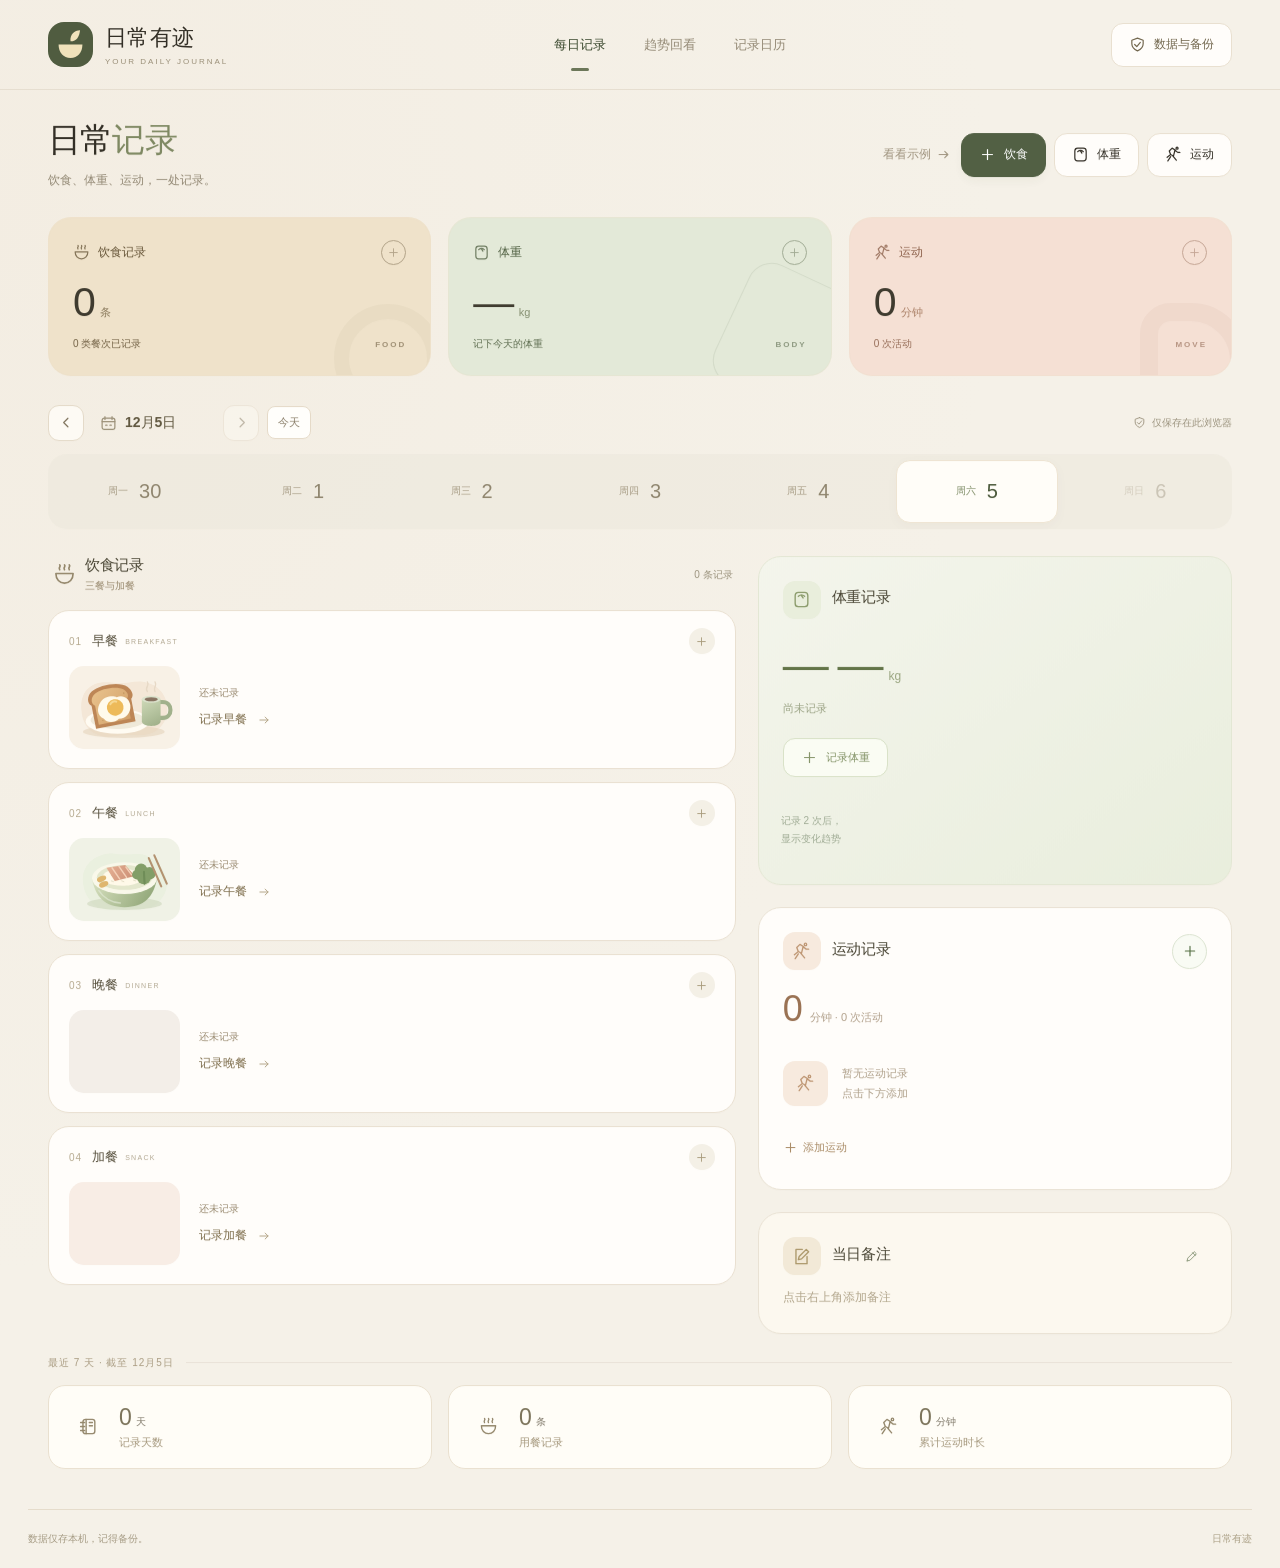
<file: index.html>
<!doctype html>
<html lang="zh-CN">
<head>
  <meta charset="utf-8">
  <meta name="viewport" content="width=device-width, initial-scale=1, viewport-fit=cover">
  <meta name="theme-color" content="#f5f1e8">
  <meta name="description" content="轻松记录每天的饮食、体重和运动，回看自己的生活节奏。数据保存在当前浏览器，支持导出备份。">
  <meta name="color-scheme" content="light">
  <meta name="format-detection" content="telephone=no">
  <title>日常有迹 · 饮食、体重与运动记录</title>
  <link rel="icon" type="image/svg+xml" href="data:image/svg+xml,%3Csvg xmlns='http://www.w3.org/2000/svg' viewBox='0 0 64 64'%3E%3Crect width='64' height='64' rx='20' fill='%232b5547'/%3E%3Cpath d='M15 31h34c0 12-6 20-17 20S15 43 15 31' fill='%23e3efad'/%3E%3Cpath d='M32 27c-2-12 6-17 14-17-1 10-5 17-14 17' fill='%23e3efad'/%3E%3C/svg%3E">
  <link rel="stylesheet" href="./styles.css?v=20261030.5">
  <link rel="stylesheet" href="./mobile.css?v=20261030.5">
  <script src="./core.js?v=20261030.5" defer></script>
  <script src="./app.js?v=20261030.5" defer></script>
  <script src="./mobile.js?v=20261030.5" defer></script>
</head>
<body>
  <a class="skip-link" href="#main">跳到主要内容</a>
  <header class="site-header">
    <a class="brand" href="#today" aria-label="日常有迹首页">
      <span class="brand-mark" aria-hidden="true"><svg viewBox="0 0 44 44"><path d="M7 22h30c0 10-6 17-15 17S7 32 7 22Z"/><path d="M22 18c-1-9 5-14 12-14-1 8-4 14-12 14Z"/></svg></span>
      <span>日常有迹<small>YOUR DAILY JOURNAL</small></span>
    </a>
    <nav class="desktop-nav" aria-label="主导航">
      <a href="#today" data-view="today">每日记录</a>
      <a href="#trends" data-view="trends">趋势回看</a>
      <a href="#history" data-view="history">记录日历</a>
    </nav>
    <button class="button header-data" type="button" data-action="data"><span data-icon="shield"></span><span>数据与备份</span></button>
  </header>
  <div id="demo-banner" class="demo-banner" hidden>示例模式 · 不影响个人记录<button type="button" data-action="exit-demo">退出示例 <span aria-hidden="true">↗</span></button></div>
  <main id="main" class="main-shell" tabindex="-1"></main>
  <footer class="site-footer"><span>数据仅存本机，记得备份。</span><span>日常有迹</span></footer>
  <nav class="mobile-nav" aria-label="手机导航">
    <a href="#today" data-view="today"><span data-icon="journal"></span>记录</a>
    <a href="#trends" data-view="trends"><span data-icon="chart"></span>趋势</a>
    <a href="#history" data-view="history"><span data-icon="calendar"></span>日历</a>
    <button type="button" data-action="data"><span data-icon="shield"></span>备份</button>
  </nav>
  <dialog id="editor" aria-labelledby="dialog-title"><div id="dialog-content"></div></dialog>
  <div id="toast" class="toast" role="status" aria-live="polite" hidden></div>
  <noscript><p class="noscript">请在浏览器中启用 JavaScript，以使用每日记录功能。</p></noscript>
</body>
</html>
</file>
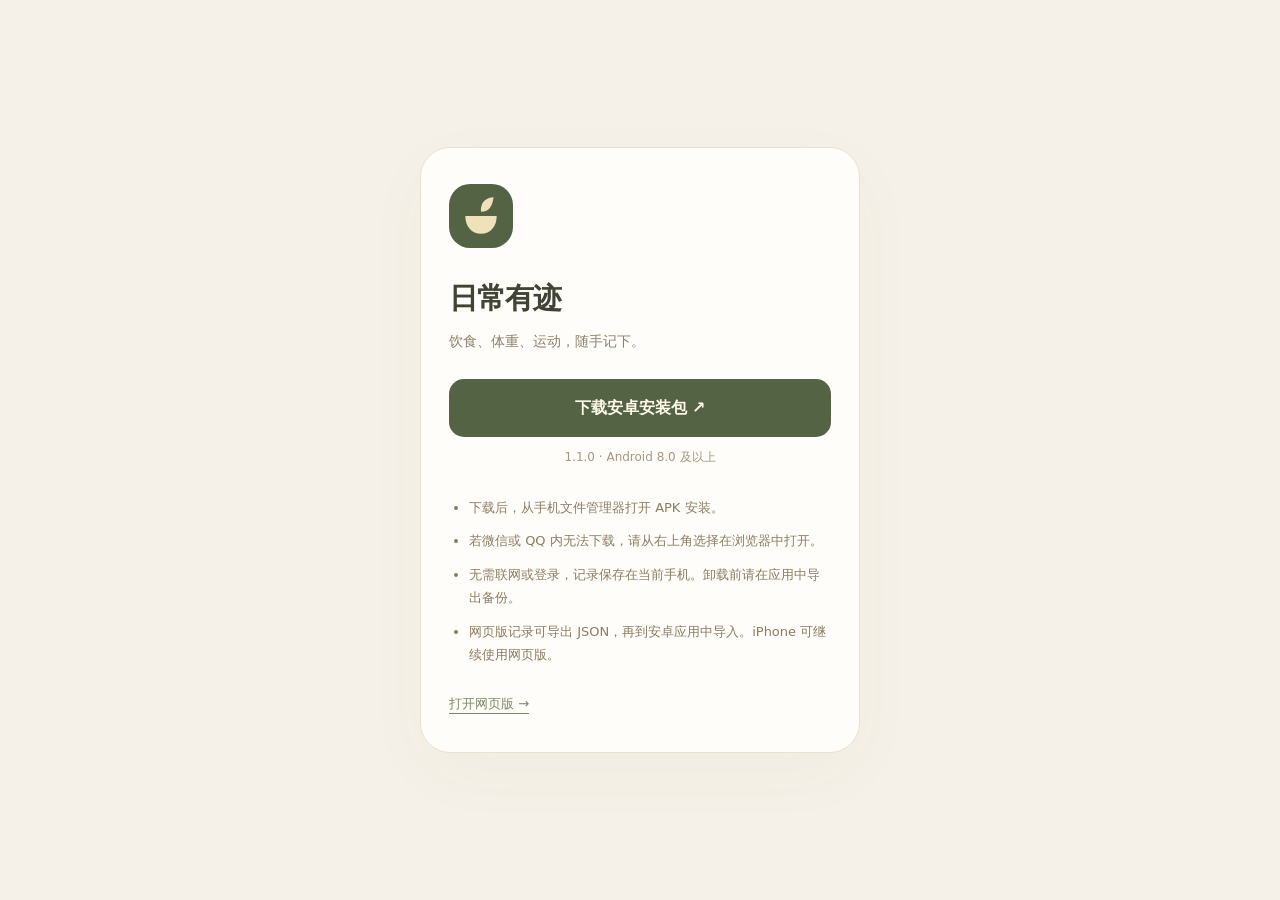
<file: downloads/index.html>
<!doctype html>
<html lang="zh-CN"><head><meta charset="utf-8"><meta name="viewport" content="width=device-width,initial-scale=1"><meta name="theme-color" content="#f5f1e8"><title>日常有迹 · 安卓下载</title><style>
*{box-sizing:border-box}body{margin:0;background:#f5f1e8;color:#3f4434;font:16px/1.8 system-ui,-apple-system,"Microsoft YaHei",sans-serif;min-height:100vh;display:grid;place-items:center;padding:28px 20px}main{width:100%;max-width:440px;background:#fffdfa;border:1px solid #e8e1d2;border-radius:30px;padding:36px 28px;box-shadow:0 20px 70px #76634608}.mark{display:grid;place-items:center;background:#536344;color:#efe2bb;width:64px;height:64px;border-radius:21px;margin-bottom:24px}svg{width:46px;height:46px;fill:currentColor}h1{font-size:29px;letter-spacing:-1px;margin:0 0 5px}p{margin:0 0 24px;color:#8b806a;font-size:14px}.download{display:block;padding:15px;text-align:center;background:#536344;color:#fff9e9;border-radius:15px;text-decoration:none;font-weight:600;transition:transform .15s}.download:active{transform:scale(.98)}small{display:block;text-align:center;color:#a49880;font-size:12px;margin:10px 0 27px}ul{padding-left:20px;color:#8a7c62;font-size:13px;margin:0}li+li{margin-top:10px}.web{display:block;color:#7b8964;margin-top:26px;text-underline-offset:5px;font-size:13px}a:focus-visible{outline:3px solid #bdc8a4;outline-offset:4px}
</style></head><body><main><div class="mark" aria-hidden="true"><svg viewBox="0 0 44 44"><path d="M7 22h30c0 10-6 17-15 17S7 32 7 22Z"/><path d="M22 18c-1-9 5-14 12-14-1 8-4 14-12 14Z"/></svg></div><h1>日常有迹</h1><p>饮食、体重、运动，随手记下。</p><a class="download" href="./daily-traces-1.1.0.apk" download>下载安卓安装包 ↗</a><small>1.1.0 · Android 8.0 及以上</small><ul><li>下载后，从手机文件管理器打开 APK 安装。</li><li>若微信或 QQ 内无法下载，请从右上角选择在浏览器中打开。</li><li>无需联网或登录，记录保存在当前手机。卸载前请在应用中导出备份。</li><li>网页版记录可导出 JSON，再到安卓应用中导入。iPhone 可继续使用网页版。</li></ul><a class="web" href="../#today">打开网页版 →</a></main></body></html>
</file>
<file: styles.css>
:root{--bg:#f7f8f2;--paper:#fff;--ink:#223a31;--muted:#7a847b;--line:#e8ece3;--green:#2b5547;--green-light:#eaf0df;--lime:#e4efb8;--orange:#d47c51;--peach:#faf0e7;--radius:24px;--shadow:0 8px 35px #263d2a04;font-family:"Segoe UI","PingFang SC","Microsoft YaHei",sans-serif;color:var(--ink);background:var(--bg);font-synthesis:none}
*{box-sizing:border-box}body{margin:0}button,input,textarea,select{font:inherit}button,a,input,select,textarea{-webkit-tap-highlight-color:transparent}button,a{touch-action:manipulation}button{cursor:pointer}button:disabled{cursor:default;opacity:.45}a{color:inherit;text-decoration:none}button{color:inherit}button:focus-visible,a:focus-visible,input:focus-visible,textarea:focus-visible,select:focus-visible,summary:focus-visible{outline:3px solid #93b875;outline-offset:4px}button svg,a svg{pointer-events:none}svg{display:block}button:disabled:hover{transform:none}[hidden]{display:none!important}.icon{width:20px;height:20px;fill:none;stroke:currentColor;stroke-width:1.7;stroke-linecap:round;stroke-linejoin:round;flex-shrink:0}.skip-link{position:fixed;top:10px;left:15px;z-index:20;padding:12px;background:#fff;transform:translateY(-150%)}.skip-link:focus{transform:none}.site-header{height:104px;max-width:1320px;margin:auto;display:flex;align-items:center;justify-content:space-between;padding:0 48px;gap:32px;border-bottom:1px solid var(--line)}.brand{display:flex;align-items:center;gap:12px;font-size:21px;font-weight:700;letter-spacing:1px}.brand-mark{width:45px;height:45px;display:grid;place-items:center;background:var(--green);border-radius:15px;color:var(--lime)}.brand-mark svg{width:35px;fill:currentColor}.brand small{display:block;margin-top:4px;font-size:8px;letter-spacing:2px;font-weight:500;color:var(--muted)}.desktop-nav{display:flex;align-self:stretch;gap:36px}.desktop-nav a{display:flex;align-items:center;position:relative;color:var(--muted);font-size:13px;font-weight:600}.desktop-nav a.active{color:var(--green)}.desktop-nav a.active:after{content:"";height:3px;width:24px;position:absolute;bottom:22px;left:calc(50% - 12px);border-radius:5px;background:var(--green)}.button{display:inline-flex;gap:8px;align-items:center;justify-content:center;min-height:44px;padding:0 17px;border:1px solid var(--line);background:var(--paper);border-radius:12px;font-size:12px;font-weight:600;transition:background .15s,transform .15s}.button:hover{background:#f0f3e9;transform:translateY(-1px)}.button.primary{border-color:var(--green);color:white;background:var(--green)}.button.primary:hover{background:#1d4335}.button.soft{border-color:transparent;background:var(--green-light)}.button.danger{color:#a44b3f;background:#fff4ef;border-color:#efd5cc}.header-data{background:transparent;font-size:12px}.header-data .icon{width:16px;height:16px}.main-shell{max-width:1320px;padding:36px 48px 60px;margin:auto;min-height:calc(100vh - 176px)}.demo-banner{background:#e5edcf;padding:12px 24px;text-align:center;font-size:12px}.demo-banner button{border:0;background:transparent;font-weight:700;margin-left:15px;text-decoration:underline;text-underline-offset:4px;min-height:30px}.demo-banner+main{padding-top:28px}.intro{display:flex;justify-content:space-between;align-items:center;gap:20px;margin-bottom:28px}.eyebrow{display:flex;align-items:center;gap:8px;font-size:10px;letter-spacing:2px;color:var(--muted);font-weight:600;margin:0 0 12px}.eyebrow:before{content:"";width:6px;height:6px;border-radius:50%;background:#88a16c}h1,h2,h3,p{margin-top:0}h1{font-size:clamp(24px,2.8vw,34px);font-weight:650;letter-spacing:-1px;margin-bottom:10px}h1 em{font-style:normal;color:#779466}.intro p:not(.eyebrow){font-size:12px;line-height:1.9;color:var(--muted);margin-bottom:0}.intro-actions{display:flex;gap:10px;flex-shrink:0}.text-button{display:inline-flex;align-items:center;justify-content:center;gap:5px;min-height:36px;padding:5px 0;border:0;background:transparent;font-size:12px;color:var(--green);font-weight:600}.text-button .icon{width:15px;height:15px}.hero{display:grid;grid-template-columns:1fr 290px;border-radius:var(--radius);background:#eaf0df;padding:27px 32px;position:relative;overflow:hidden;margin-bottom:24px;min-height:184px}.hero-copy{z-index:1}.hero .eyebrow{color:#6b805d;margin-bottom:11px}.hero h2{font-size:23px;font-weight:650;letter-spacing:-.6px;margin-bottom:9px}.hero p{color:#748369;font-size:12px;line-height:1.9;margin-bottom:16px}.hero-stats{display:flex;align-items:center;gap:10px;color:#5f7551;font-size:11px}.hero-stats b{font-size:13px;color:#355333}.hero-stats .dot{width:3px;height:3px;background:#9aaa85;border-radius:50%}.hero-art{position:absolute;right:36px;bottom:-14px;width:280px;height:198px}.hero-art svg{width:100%;height:100%}.date-toolbar{display:flex;align-items:center;justify-content:space-between;gap:20px;margin-bottom:17px}.date-control{display:flex;align-items:center;gap:9px}.date-input-wrap{display:flex;align-items:center;gap:8px;padding:0 8px}.date-input-wrap .icon{width:17px;color:#6f806d}.date-input{background:transparent;border:0;color:var(--ink);font-weight:650;font-size:15px;min-height:42px;max-width:160px}.icon-button{width:36px;min-height:36px;display:inline-grid;place-items:center;background:transparent;border:1px solid var(--line);border-radius:11px}.icon-button:hover{background:var(--green-light)}.icon-button .icon{width:17px;height:17px}.today-tag{border:0;background:var(--paper);padding:6px 10px;border-radius:8px;font-size:11px;color:var(--muted);min-height:30px}.local-note{display:flex;align-items:center;gap:6px;font-size:10px;color:var(--muted)}.local-note .icon{width:13px;height:13px}.week-strip{display:grid;grid-template-columns:repeat(7,1fr);gap:8px;margin-bottom:26px}.day-button{position:relative;min-height:68px;background:transparent;border:1px solid var(--line);border-radius:15px;display:flex;align-items:center;justify-content:center;gap:11px;color:var(--muted);transition:background .15s}.day-button:hover{background:var(--green-light)}.day-button.active{background:var(--green);color:white;border-color:var(--green)}.day-button small{font-size:10px}.day-button b{font-size:19px;font-weight:550;font-variant-numeric:tabular-nums}.day-button i{position:absolute;width:4px;height:4px;background:#b2be94;border-radius:50%;bottom:10px}.day-button.active i{background:var(--lime)}.day-button.is-today:not(.active){border-color:#a4b691}.dashboard{display:grid;grid-template-columns:minmax(0,1.5fr) minmax(300px,1fr);gap:24px}.column{display:flex;flex-direction:column;gap:24px;min-width:0}.panel{background:var(--paper);border:1px solid var(--line);border-radius:var(--radius);padding:25px;box-shadow:var(--shadow);min-width:0}.panel-head{display:flex;justify-content:space-between;align-items:center;gap:15px;margin-bottom:24px}.panel-heading{display:flex;align-items:center;gap:11px}.panel-heading h2{font-size:16px;letter-spacing:-.3px;font-weight:650;margin-bottom:4px}.panel-heading p{margin:0;font-size:10px;color:var(--muted)}.section-icon{width:38px;height:38px;border-radius:12px;background:#f0f4e7;color:#718c5d;display:grid;place-items:center}.section-icon.orange{color:#bc805c;background:var(--peach)}.section-icon .icon{width:19px;height:19px}.round-add{border:1px solid var(--line);background:white;width:33px;height:33px;border-radius:50%;display:grid;place-items:center}.round-add:hover{background:var(--green-light)}.round-add .icon{width:16px;height:16px}.meal-section{display:grid;grid-template-columns:44px 1fr;gap:12px;padding-bottom:23px;position:relative}.meal-section:not(:last-child):before{content:"";position:absolute;left:21px;top:40px;bottom:0;border-left:1px dashed #e1e8d9}.meal-badge{display:grid;place-items:center;position:relative;z-index:1;width:44px;height:44px;border-radius:15px;background:#f7f6ec;color:#b79e58}.meal-badge.lunch{background:#eff3e7;color:#89a06c}.meal-badge.dinner{background:#efeff9;color:#9694b5}.meal-badge.snack{background:#faf0e9;color:#c8987d}.meal-badge .icon{width:21px;height:21px}.meal-heading{display:flex;align-items:center;justify-content:space-between;min-height:40px;gap:10px;margin-bottom:5px}.meal-heading h3{font-size:13px;font-weight:650;margin:0}.meal-heading h3 small{font-size:9px;letter-spacing:1px;font-weight:400;color:#9ba497;margin-left:8px}.meal-add{min-height:32px;padding:2px 0;border:0;background:transparent;color:#8c9d7e;font-size:11px;display:flex;align-items:center;gap:3px}.meal-add .icon{width:12px;height:12px}.meal-empty{width:100%;text-align:left;border:1px dashed #e1e7db;background:#fcfdf9;color:#a0aa99;padding:15px;border-radius:12px;font-size:11px;line-height:1.6;min-height:50px}.meal-empty:hover{background:#f4f7ed;border-color:#b2c39b}.meal-entry{background:#f7f9f3;border-radius:13px;padding:14px 15px;display:flex;gap:10px;align-items:flex-start;margin-bottom:8px}.entry-content{min-width:0;flex:1}.entry-title{font-size:12px;line-height:1.8;margin-bottom:6px;white-space:pre-wrap;overflow-wrap:anywhere;font-weight:550}.entry-meta{font-size:10px;color:#8d9885;display:flex;flex-wrap:wrap;gap:6px 12px;line-height:1.7}.entry-actions{display:flex;gap:3px}.tiny-button{width:28px;min-height:28px;display:grid;place-items:center;border:0;border-radius:7px;background:transparent;color:#8d9885}.tiny-button .icon{width:13px;height:13px}.tiny-button:hover{background:#e5ecd9;color:var(--green)}.panel-footnote{padding-top:15px;border-top:1px solid var(--line);font-size:10px;line-height:1.8;color:#98a28f;display:flex;align-items:center;gap:6px}.panel-footnote .icon{width:14px;height:14px}.weight-panel{background:#f0f4e9;border-color:#e7edde;position:relative;overflow:hidden}.weight-panel .panel-head{margin-bottom:20px}.weight-main{display:flex;align-items:baseline;gap:7px;margin:0 0 8px}.weight-number{font-size:46px;line-height:1.1;font-weight:500;letter-spacing:-2px;font-variant-numeric:tabular-nums}.weight-unit{font-size:12px;color:#839575}.weight-comparison{font-size:10px;color:#8a9980;margin-bottom:20px;line-height:1.7}.weight-panel .button{min-height:39px;font-size:11px;background:transparent;border-color:#cbd8bd}.mini-chart{height:70px;margin:18px -2px -5px;position:relative}.mini-chart svg{width:100%;height:100%}.mini-chart-empty{display:flex;align-items:center;height:70px;color:#a1ad96;font-size:10px;line-height:1.8}.activity-summary{display:flex;gap:8px;align-items:baseline;margin-top:-4px;margin-bottom:20px}.activity-summary strong{font-size:32px;font-weight:500;letter-spacing:-1px;font-variant-numeric:tabular-nums}.activity-summary span{color:#9d8f80;font-size:11px}.activity-entry{border-top:1px solid var(--line);padding:15px 0;display:flex;gap:11px}.activity-entry:last-of-type{padding-bottom:0}.activity-icon{width:32px;height:32px;background:var(--peach);color:#be8e6d;display:grid;place-items:center;border-radius:11px;flex-shrink:0}.activity-icon .icon{width:17px;height:17px}.activity-entry .entry-title{font-size:12px;margin-bottom:3px}.activity-empty{padding:17px 0 9px;color:#99a18f;font-size:11px;line-height:1.8;display:flex;align-items:center;gap:14px}.activity-empty .section-icon{width:45px;height:45px}.activity-empty p{margin:0}.note-panel .panel-head{margin-bottom:15px}.daily-note{font-size:12px;line-height:1.9;color:#7e8c76;white-space:pre-wrap;overflow-wrap:anywhere;margin:0}.empty-note{font-size:11px;color:#a1aa9b;line-height:1.8;margin-bottom:0}.section-label{display:flex;align-items:center;gap:12px;color:#8e9b85;font-size:10px;margin:26px 0 15px;letter-spacing:1px}.section-label:after{content:"";height:1px;flex:1;background:var(--line)}.week-overview{display:grid;grid-template-columns:repeat(3,1fr);gap:16px}.overview-card{border:1px solid var(--line);border-radius:18px;padding:18px 20px;display:flex;align-items:center;gap:12px;background:#ffffff80}.overview-card .section-icon{background:transparent}.overview-card b{font-size:21px;font-weight:550;letter-spacing:-.5px}.overview-card b small{font-weight:400;font-size:10px;letter-spacing:0;margin-left:5px;color:var(--muted)}.overview-card p{font-size:10px;margin:4px 0 0;color:var(--muted)}.site-footer{max-width:1224px;margin:0 auto;padding:22px 0;border-top:1px solid var(--line);color:#a4ac9d;font-size:10px;display:flex;justify-content:space-between}.mobile-nav{display:none}.storage-warning{background:#fff0e5;border:1px solid #e8b890;padding:15px 20px;border-radius:15px;margin-bottom:20px;color:#8c5333;font-size:12px;line-height:1.8}.storage-warning button{border:0;background:transparent;text-decoration:underline;color:inherit;min-height:30px}.toast{position:fixed;left:50%;transform:translateX(-50%);bottom:35px;z-index:100;background:#274939;color:white;border-radius:14px;padding:14px 22px;box-shadow:0 10px 40px #17291f22;font-size:12px;max-width:min(90vw,500px);text-align:center;line-height:1.7}.toast.error{background:#914c3d}
/* Editors */
dialog{width:min(480px,calc(100% - 30px));max-height:90dvh;border:1px solid #eef0e8;border-radius:25px;padding:0;box-shadow:0 35px 100px #1d312e33;color:var(--ink);background:#fff}dialog::backdrop{background:#20342d66;backdrop-filter:blur(5px)}.dialog-inner{padding:28px}.dialog-heading{display:flex;align-items:flex-start;justify-content:space-between;margin-bottom:23px;gap:12px}.dialog-heading h2{font-size:22px;font-weight:600;margin-bottom:7px}.dialog-heading p{font-size:11px;color:var(--muted);line-height:1.8;margin-bottom:0}.dialog-heading .icon-button{border:0;width:29px;min-height:29px;background:#f4f6ef;flex-shrink:0}.field{display:block;font-size:12px;font-weight:600;margin-bottom:19px}.field small{font-weight:400;font-size:10px;color:#8e9a85;margin-left:5px}.field input,.field select,.field textarea{display:block;width:100%;margin-top:9px;border:1px solid #e2e8db;border-radius:12px;min-height:45px;padding:12px 13px;font-size:13px;color:var(--ink);background:#fbfcf8;transition:border-color .15s}.field input:focus,.field textarea:focus,.field select:focus{border-color:#91ad7b}.field textarea{resize:vertical;line-height:1.8;min-height:100px}.field input::placeholder,.field textarea::placeholder{color:#afb7a8}.field-row{display:grid;grid-template-columns:1fr 1fr;gap:15px}.field-row .field{min-width:0}.field .weight-input{font-size:32px;letter-spacing:-1px;padding:16px}.form-actions{display:flex;justify-content:space-between;gap:12px;margin-top:24px}.form-actions .button{flex:1}.field-help{font-size:10px;line-height:1.8;color:#98a28f;margin-top:-7px}.form-error{color:#ae5142;font-size:12px;line-height:1.8;margin-bottom:12px}.data-card{padding:18px;background:#f6f8f1;border:1px solid var(--line);border-radius:16px;margin-bottom:13px}.data-card h3{font-size:13px;margin-bottom:8px}.data-card p{font-size:11px;color:#8b9882;line-height:1.9;margin-bottom:12px}.data-card .button{min-height:38px;font-size:11px}.data-stats{display:flex;gap:20px;margin:20px 0;font-size:11px;color:var(--muted)}.data-stats strong{font-size:20px;color:var(--green);margin-right:3px;font-weight:550}.import-confirm{padding:17px;border-radius:14px;background:#fff5eb;font-size:12px;line-height:1.9;margin:16px 0}.delete-preview{padding:17px;background:#faf5ef;border-radius:13px;font-size:12px;line-height:1.8;overflow-wrap:anywhere}.data-native-input{width:100%;font-size:11px;color:#7e8c76;margin-top:12px}.notice{color:#8f9b87;font-size:11px;line-height:1.9}.view-controls{display:flex;gap:6px;padding:4px;background:#eaf0e1;border-radius:12px}.view-controls button{min-height:34px;background:transparent;border:0;border-radius:9px;padding:0 14px;font-size:11px;color:#89947e}.view-controls button.active{background:#fff;color:var(--green);box-shadow:0 2px 6px #29482506}.trend-summary{display:grid;grid-template-columns:repeat(4,1fr);gap:18px;margin-bottom:24px}.trend-summary .overview-card{display:block;background:white;padding:22px}.trend-summary .overview-card b{font-size:28px}.trend-summary .overview-card p{margin-top:9px}.chart-panel{margin-bottom:24px}.chart-panel .panel-head{margin-bottom:15px}.chart-title-value{font-size:32px;letter-spacing:-1px;font-weight:500;margin:14px 0 0}.chart-title-value small{font-size:12px;color:var(--muted);font-weight:400;letter-spacing:0}.chart-title-value span{font-size:11px;color:#8e9b85;margin-left:17px;letter-spacing:0}.chart-area{min-height:245px;position:relative}.chart-area svg{width:100%;height:240px;overflow:visible}.chart-label{font-size:10px;font-family:inherit;fill:#9ca694}.chart-empty{min-height:220px;display:flex;align-items:center;justify-content:center;flex-direction:column;gap:15px;color:#98a28f;font-size:12px;text-align:center;padding:20px}.chart-empty .icon{width:35px;height:35px;color:#becaa9}.chart-empty p{line-height:1.9;margin:0}.chart-data{border-top:1px solid var(--line);padding-top:15px;margin-top:12px;font-size:11px;color:var(--muted)}.chart-data summary{cursor:pointer;min-height:30px}.chart-data table{width:100%;border-collapse:collapse;text-align:left;margin-top:8px}.chart-data th,.chart-data td{padding:10px;border-bottom:1px solid var(--line);font-weight:400}.bar-chart{display:flex;align-items:flex-end;gap:7px;height:190px;margin-top:22px;border-bottom:1px solid var(--line)}.bar-item{height:100%;display:flex;flex:1;align-items:center;justify-content:flex-end;flex-direction:column;position:relative;min-width:0}.bar-item i{display:block;background:#bdcea7;width:55%;max-width:40px;border-radius:7px 7px 0 0;min-height:0}.bar-item span{font-size:9px;color:#a1ab97;position:absolute;bottom:-21px;white-space:nowrap}.bar-item b{font-size:9px;color:#82946d;font-weight:400;padding-bottom:5px}.movement-chart{padding-bottom:30px}.trends-grid{display:grid;grid-template-columns:1fr 1fr;gap:24px}.meal-breakdown{display:flex;flex-direction:column;gap:23px;padding:15px 0}.breakdown-row{display:grid;grid-template-columns:48px 1fr 34px;align-items:center;gap:15px;font-size:11px;color:#86947c}.breakdown-track{height:9px;border-radius:10px;background:#f1f4ea;overflow:hidden}.breakdown-track i{height:100%;display:block;border-radius:10px;background:#c5d6af}.breakdown-row:nth-child(2) i{background:#a7c18c}.breakdown-row:nth-child(3) i{background:#c4bfdc}.breakdown-row:nth-child(4) i{background:#e7c4ab}.history-layout{display:grid;grid-template-columns:1fr 1fr;gap:24px}.calendar-controls{display:flex;align-items:center;gap:12px}.calendar-controls h2{font-size:16px;margin:0;min-width:112px;text-align:center}.calendar-weekdays{display:grid;grid-template-columns:repeat(7,1fr);text-align:center;margin:25px 0 12px;color:#98a28f;font-size:10px}.calendar-grid{display:grid;grid-template-columns:repeat(7,1fr);gap:7px}.calendar-day{position:relative;min-height:58px;display:flex;align-items:center;justify-content:center;flex-direction:column;gap:7px;border:1px solid transparent;border-radius:12px;font-size:13px;background:#f7f9f3}.calendar-day.has-data{background:#e9f0dc}.calendar-day.is-today{border-color:#9db483}.calendar-day:hover{border-color:#9db483}.calendar-day span{height:4px;width:4px;border-radius:50%;background:#7b9960}.calendar-day.active{color:white;background:var(--green)}.calendar-day.active span{background:var(--lime)}.calendar-legend{display:flex;align-items:center;gap:7px;margin:20px 0 0;color:#98a28f;font-size:10px}.calendar-legend i{width:8px;height:8px;background:#d7e5c4;border-radius:3px}.history-list{display:flex;flex-direction:column;gap:12px;max-height:490px;overflow-y:auto;padding-right:4px}.history-row{display:flex;justify-content:space-between;align-items:center;gap:10px;background:#f7f9f3;border:1px solid transparent;padding:15px;border-radius:14px;text-align:left;min-height:74px}.history-row:hover{border-color:#c5d4b4}.history-row strong{display:block;font-size:12px;font-weight:600;margin-bottom:7px}.history-row small{font-size:10px;color:#97a28e}.history-row .icon{width:15px;color:#9bac8c}.empty-history{text-align:center;line-height:1.9;font-size:12px;color:#99a68e;padding:60px 20px}.range-note{font-size:11px;line-height:1.8;color:#98a28f;margin:14px 0 0}.noscript{padding:30px;text-align:center}
@media(min-width:1500px){.main-shell{padding-top:44px}.hero{min-height:195px}}
@media(max-width:1000px){.site-header{padding:0 28px;gap:20px}.desktop-nav{gap:22px}.main-shell{padding:30px 28px 45px}.dashboard{gap:18px;grid-template-columns:minmax(0,1.2fr) minmax(290px,1fr)}.panel{padding:22px}.column{gap:18px}.site-footer{margin:0 28px}.hero{padding:25px}.hero-art{right:5px;opacity:.85}.hero-copy{max-width:70%}.history-layout{gap:18px}.trend-summary{gap:12px}.trend-summary .overview-card{padding:18px}.calendar-day{min-height:50px}}
@media(max-width:720px){.site-header{height:84px;padding:0 21px;border-bottom:0}.brand{font-size:19px;gap:10px}.brand-mark{width:39px;height:39px;border-radius:13px}.brand-mark svg{width:30px}.brand small{font-size:7px}.desktop-nav{display:none}.header-data{padding:0 11px;min-height:35px;background:#fff;border-radius:10px;font-size:10px}.header-data .icon{width:13px}.main-shell{padding:19px 20px 28px}.intro{align-items:flex-start;margin-bottom:24px}.intro .eyebrow{font-size:8px;letter-spacing:1.8px}.intro h1{font-size:27px;margin-bottom:9px}.intro p:not(.eyebrow){font-size:11px;max-width:250px}.intro-actions{margin-top:0;flex-direction:column;gap:6px}.intro-actions .button{padding:0 10px;min-height:35px;font-size:10px}.intro-actions .text-button{font-size:10px}.hero{padding:23px 21px;min-height:173px;border-radius:22px;margin-bottom:23px}.hero h2{font-size:20px}.hero p{font-size:10px;max-width:210px;margin-bottom:18px}.hero-copy{max-width:72%}.hero .eyebrow{font-size:8px;letter-spacing:1.3px}.hero-art{width:169px;height:155px;right:-22px;bottom:-14px;opacity:.9}.hero-stats{font-size:9px;gap:7px}.hero-stats b{font-size:11px}.date-toolbar{margin-bottom:10px;gap:5px}.date-control{gap:4px}.date-input-wrap{gap:5px;padding:0 4px}.date-input{font-size:13px;max-width:132px}.date-input-wrap .icon{display:none}.icon-button{width:32px;min-height:34px}.today-tag{font-size:10px;padding:5px 7px}.local-note{font-size:8px;gap:3px}.local-note .icon{width:10px}.week-strip{gap:5px;margin-bottom:20px}.day-button{min-height:69px;border-radius:13px;flex-direction:column;gap:6px}.day-button small{font-size:9px}.day-button b{font-size:18px}.day-button i{bottom:5px;width:3px;height:3px}.dashboard{grid-template-columns:1fr;gap:18px}.column{gap:18px}.panel{padding:21px;border-radius:21px}.panel-head{margin-bottom:20px}.panel-heading h2{font-size:15px}.panel-heading p{font-size:9px}.section-icon{width:35px;height:35px}.meal-section{grid-template-columns:36px 1fr;gap:11px;padding-bottom:18px}.meal-section:not(:last-child):before{left:18px;top:37px}.meal-badge{width:36px;height:38px;border-radius:13px}.meal-heading{min-height:36px}.meal-heading h3{font-size:12px}.meal-heading h3 small{font-size:8px;margin-left:5px}.meal-entry{padding:12px}.entry-title{font-size:12px}.entry-meta{font-size:9px;gap:4px 9px}.meal-empty{font-size:10px;padding:12px}.weight-panel .panel-head{margin-bottom:19px}.weight-number{font-size:42px}.mini-chart{position:absolute;width:43%;right:20px;bottom:32px;height:85px;margin:0;pointer-events:none}.weight-comparison{max-width:55%;margin-bottom:15px}.mini-chart-empty{font-size:9px}.weight-panel{min-height:217px}.weight-panel .button{font-size:10px;min-height:36px}.activity-summary strong{font-size:29px}.activity-summary{margin-bottom:14px}.week-overview{gap:8px}.overview-card{padding:13px 9px;border-radius:15px;gap:4px;display:block;text-align:center}.overview-card>.section-icon{display:none}.overview-card b{font-size:20px}.overview-card b small{font-size:9px;margin-left:3px}.overview-card p{font-size:9px;margin-top:5px}.site-footer{padding:20px 0 93px;margin:0 22px;font-size:9px;gap:20px;line-height:1.8}.site-footer span:first-child{max-width:150px}.mobile-nav{position:fixed;bottom:0;left:0;right:0;display:flex;justify-content:space-around;border-top:1px solid #e7ecdf;padding:10px 10px max(10px,env(safe-area-inset-bottom));background:#ffffffed;backdrop-filter:blur(15px);z-index:5}.mobile-nav a,.mobile-nav button{display:flex;align-items:center;flex-direction:column;gap:6px;border:0;background:transparent;color:#9ba58f;font-size:10px;min-width:65px;min-height:43px}.mobile-nav .icon{width:21px;height:21px}.mobile-nav .active{color:var(--green);font-weight:600}.toast{bottom:100px;padding:12px 18px}.demo-banner{font-size:10px;line-height:1.8;padding:8px 20px}.demo-banner button{font-size:10px;min-height:24px;margin-left:5px}.field-row{gap:12px}.dialog-inner{padding:24px}.dialog-heading h2{font-size:20px}.dialog-heading{margin-bottom:21px}.field{font-size:11px;margin-bottom:17px}.field input,.field select,.field textarea{font-size:14px}.trend-summary{grid-template-columns:repeat(2,1fr);gap:10px;margin-bottom:18px}.trend-summary .overview-card{text-align:left;padding:18px}.trend-summary .overview-card b{font-size:25px}.trend-summary .overview-card p{font-size:10px}.view-controls button{font-size:10px;padding:0 10px;min-height:31px}.trends-intro{flex-wrap:wrap;gap:18px}.trends-grid{grid-template-columns:1fr;gap:18px}.chart-panel{margin-bottom:18px}.chart-title-value{font-size:28px}.chart-title-value span{font-size:9px;margin-left:10px}.chart-area{min-height:205px}.chart-area svg{height:200px}.chart-label{font-size:11px}.history-layout{grid-template-columns:1fr;gap:18px}.calendar-grid{gap:5px}.calendar-day{min-height:48px;font-size:12px}.calendar-controls h2{font-size:15px}.history-list{max-height:430px}.bar-chart{gap:5px}.bar-item span{font-size:8px}.range-note{font-size:10px}.storage-warning{padding:13px;font-size:11px}}
@media(max-width:720px){.hero{grid-template-columns:1fr}.intro:not(.trends-intro){display:block}.intro:not(.trends-intro) .intro-actions{flex-direction:row;justify-content:space-between;align-items:center;margin-top:17px}.intro:not(.trends-intro) p:not(.eyebrow){max-width:none}.intro h1{letter-spacing:-.9px}.hero-copy{max-width:75%}.hero-art{right:-27px;opacity:.65}}
/* October refresh: quieter copy, warmer paper, clearer controls. */
.quick-actions{display:flex;gap:8px;margin-left:auto}.intro>.eyebrow,.intro>div>.eyebrow{display:none}.hero-stats{position:relative;z-index:1}.hero-metric{display:flex;flex-direction:column;gap:6px;min-width:115px}.hero-metric>span{font-size:10px;color:#b9cdb0;letter-spacing:.5px}.hero-stats .hero-metric b{font-size:29px;font-weight:450;line-height:1.2;margin:0;letter-spacing:-.8px;color:#f1f4dd}.hero-metric small{font-size:10px;color:#bccdb0;letter-spacing:0;margin-left:5px}.hero-today{display:inline-block;margin-left:9px;font-size:9px;border:1px solid #95ac7866;border-radius:6px;padding:3px 6px;vertical-align:middle;color:#d3e1ba;font-weight:400}.hero .hero-copy h2{font-size:13px;font-weight:500;color:#d5e3c3;margin-bottom:16px;letter-spacing:0}
:root{--bg:#f6f5ef;--ink:#203d31;--muted:#6d796d;--line:#e5e9df;--green:#244c3d;--paper:#fffefb;--shadow:0 6px 28px #263d2a04;--radius:22px}
body{background:radial-gradient(ellipse at 95% 15%,#e8edde66,transparent 45%),var(--bg)}
.site-header{height:88px;border-bottom-color:#dde4d6}.brand{font-size:22px;letter-spacing:.5px}.brand-mark{border-radius:16px;box-shadow:0 5px 12px #244c3d12}.brand small{font-size:8px;color:#7b8873}.desktop-nav{gap:38px}.desktop-nav a{font-size:13px}.desktop-nav a.active:after{bottom:17px;width:18px;left:calc(50% - 9px)}
.main-shell{padding-top:29px;padding-bottom:40px}.intro{margin-bottom:21px}.eyebrow{font-size:9px;letter-spacing:1.8px;margin-bottom:9px}h1{font-size:32px;letter-spacing:-1.1px;font-weight:650;margin-bottom:6px}.intro p:not(.eyebrow){font-size:12px}.intro-actions .text-button{color:#7c8a70;font-weight:500}.button{font-size:12px;border-radius:12px}.button.primary{box-shadow:0 4px 10px #244c3d0c}.button.primary:hover{box-shadow:0 7px 18px #244c3d18}.button .icon{width:17px;height:17px}.header-data{background:#fffefb80;border-color:#dce4d5}.header-data:hover{background:#fffefb}
.hero{min-height:137px;grid-template-columns:1fr 225px;padding:23px 28px;margin-bottom:22px;background:linear-gradient(115deg,#244b3c,#395c43);border:1px solid #33563f;border-radius:22px;box-shadow:0 12px 26px #244c3d0a}.hero .eyebrow{color:#bfd0a9;font-size:8px;margin-bottom:8px}.hero .eyebrow:before{background:#c9d9a9}.hero h2{font-size:21px;color:#f5f5e8;margin-bottom:8px;font-weight:550;letter-spacing:-.5px}.hero p:not(.eyebrow){color:#c6d2b7;font-size:11px;margin-bottom:13px}.hero p:empty,.intro p:empty,.panel-heading p:empty,.dialog-heading p:empty{display:none}.hero-copy{max-width:100%}.hero-stats{font-size:11px;color:#c9d7ba;gap:14px}.hero-stats b{color:#eff5ce;font-size:17px;font-weight:550;margin-left:2px}.hero-stats .dot{background:#91a67b;opacity:.6}.hero-art{width:216px;height:159px;right:27px;bottom:-19px;opacity:.9}.hero-art ellipse:first-child{fill:#233e31}.hero-art path[fill="#f7f9ee"]{fill:#e7eacb}
.date-toolbar{margin-bottom:12px}.date-control{gap:8px}.date-input{font-size:14px}.icon-button{background:#fffefb;border-color:#e1e6da}.today-tag{border:1px solid #e2e7db;background:#fffefb;min-height:33px}.local-note{font-size:10px;color:#78856d}.week-strip{gap:9px;margin-bottom:22px}.day-button{min-height:62px;background:#fffefb70;border-color:#e1e7d9;border-radius:14px}.day-button b{font-size:20px}.day-button small{font-size:10px}.day-button.active{background:#244b3c;box-shadow:0 5px 12px #244c3d0d}.day-button.active small{color:#cfddba}.day-button:disabled{opacity:.38}.day-button i{bottom:7px}
.dashboard{grid-template-columns:minmax(0,1.4fr) minmax(310px,1fr);gap:22px}.column{gap:22px}.panel{padding:24px;border-color:#e3e8dc;box-shadow:var(--shadow);background:#fffefb}.panel-head{margin-bottom:22px}.panel-heading h2{font-size:16px;margin-bottom:4px}.panel-heading p{color:#89927e;font-size:11px}.section-icon{background:#edf1e3;color:#768d5f;border-radius:12px}.section-icon.orange{background:#f7ecdf;color:#b58153}.round-add{width:35px;height:35px;border-color:#dce4d1;background:#f9fbf4;color:#526d41}.round-add:hover{background:#e6eed8;transform:rotate(90deg);transition:transform .2s,background .2s}
.meal-section{grid-template-columns:43px 1fr;gap:14px;padding-bottom:18px}.meal-section:last-of-type{padding-bottom:10px}.meal-badge{border-radius:14px;background:#f8f2e0;color:#ad9654}.meal-badge.lunch{background:#ecf2e3;color:#7b935f}.meal-badge.dinner{background:#eeeef8;color:#918aae}.meal-badge.snack{background:#faeee6;color:#be8e68}.meal-heading{margin-bottom:6px}.meal-heading h3{font-size:13px}.meal-heading h3 small{font-size:8px;color:#a1aa97;letter-spacing:1.3px}.meal-add{min-height:36px;font-size:11px;color:#72845f}.meal-empty{border-color:#e1e7d9;background:#fafbf6;padding:13px 15px;color:#8e9b80;font-size:12px;min-height:47px}.meal-entry{background:#f3f6eb;padding:14px 16px;border:1px solid #edf1e4}.entry-title{font-size:13px;font-weight:500;line-height:1.75}.entry-meta{color:#7e8c71;font-size:11px}.tiny-button{width:31px;min-height:31px;color:#899778}.tiny-button:hover{background:#e1e9d5}.panel-footnote{padding-top:12px;font-size:10px;color:#8e9d80}.weight-panel{background:linear-gradient(130deg,#edf2e4,#e7eeda);border-color:#e1e8d4}.weight-panel .section-icon{background:#e0e9d1}.weight-main{margin-bottom:10px}.weight-number{font-size:49px;font-weight:450;letter-spacing:-2px}.weight-comparison{color:#7a8b68;font-size:11px}.weight-panel .button{background:#ffffff80;border-color:#d2dec0;color:#516b3f}.activity-summary{margin-bottom:16px}.activity-summary strong{font-size:34px;font-weight:450}.activity-summary span{font-size:11px;color:#8c8975}.activity-empty{font-size:12px;color:#8c947f;padding:15px 0 7px}.activity-entry{padding:14px 0}.activity-entry .entry-title{font-size:13px}.daily-note{font-size:12px;color:#7c896d}.empty-note{font-size:12px;color:#98a18d}.note-panel .panel-head{margin-bottom:12px}.overview-card{background:#fffefb;border-radius:17px}.overview-card b{font-size:23px;font-weight:500}.overview-card p{font-size:11px;color:#829073}.section-label{font-size:10px;color:#8c9a7d;margin-top:22px}.site-footer{color:#92a085;font-size:10px}.site-footer span:first-child{font-size:10px}.demo-banner{background:#e6edcf;color:#667950;font-size:11px;padding:8px 20px}.demo-banner button{font-size:11px}
.dialog-inner{padding:29px}.dialog-heading h2{font-size:23px;letter-spacing:-.6px}.dialog-heading p{font-size:12px}.field{font-size:12px;color:#49603b}.field input,.field select,.field textarea{font-size:14px;background:#f9fbf4;border-color:#dee6d4;padding:13px 14px}.field textarea{min-height:92px}.field input:focus,.field select:focus,.field textarea:focus{outline:3px solid #cfddb866;outline-offset:0;border-color:#9aaf7c}.field-help{color:#849374;font-size:11px}.form-actions .button{min-height:46px}.dialog-heading .icon-button{width:32px;min-height:32px}.notice{font-size:12px;line-height:1.9;color:#7d8c70}.data-card p{font-size:12px}.chart-empty p{font-size:12px;color:#829170}.chart-title-value{font-size:35px}.chart-title-value span{font-size:11px}.chart-label{fill:#7c8c6d}.range-note{font-size:11px;color:#8c997d}.trend-summary .overview-card{border-color:#e0e6d8}.history-row{background:#f5f7ee}.history-row small{font-size:11px;color:#839173}.calendar-day{border-radius:14px;background:#f6f8ef}.calendar-day.has-data{background:#e7efda;color:#517342}.calendar-day.active{background:#2d543e;color:#fff}.calendar-day:disabled{opacity:.35}.toast{font-size:12px;border:1px solid #ffffff15;border-radius:15px;box-shadow:0 12px 40px #1f392326}
@media(min-width:1500px){.main-shell{padding-top:32px}.hero{min-height:137px}}
@media(max-width:1000px){.hero-art{right:10px}.hero{grid-template-columns:1fr 170px}.dashboard{grid-template-columns:minmax(0,1.2fr) minmax(290px,1fr);gap:18px}.column{gap:18px}.panel{padding:22px}.site-header{height:84px}}
@media(max-width:720px){
 .site-header{height:76px;padding:0 21px}.brand{font-size:20px}.brand small{font-size:7px;letter-spacing:1.7px}.brand-mark{width:39px;height:39px;border-radius:14px}.header-data{border:1px solid #e0e6d7;font-size:10px;background:#fffefb;min-height:35px}.header-data .icon{width:14px;height:14px}.main-shell{padding:15px 19px 28px}.intro{margin-bottom:17px}.intro h1{font-size:28px;letter-spacing:-1px;margin-bottom:6px}.intro p:not(.eyebrow){font-size:12px;line-height:1.8}.intro .eyebrow{font-size:8px;letter-spacing:1.5px;margin-bottom:7px}.intro:not(.trends-intro) .intro-actions{margin-top:13px}.intro-actions .button{min-height:37px;padding:0 14px;font-size:11px}.intro-actions .text-button{font-size:11px;min-height:35px}.hero{grid-template-columns:1fr;min-height:128px;padding:20px 20px 19px;margin-bottom:17px;border-radius:21px}.hero-copy{max-width:100%}.hero .eyebrow{font-size:7px;letter-spacing:1.2px;margin-bottom:7px}.hero h2{font-size:19px;margin-bottom:10px}.hero p:not(.eyebrow){max-width:210px;font-size:10px;margin-bottom:9px}.hero-art{width:137px;height:124px;right:-19px;bottom:-14px;opacity:.5}.hero-stats{font-size:10px;gap:8px;position:relative;z-index:2}.hero-stats b{font-size:15px}.hero-stats .dot{width:2px;height:2px}.date-toolbar{gap:4px;margin-bottom:9px}.date-control{gap:4px}.date-input{font-size:13px;max-width:132px}.local-note{font-size:8px}.icon-button{width:31px;min-height:34px}.today-tag{font-size:10px;min-height:31px;padding:5px 7px}.week-strip{gap:5px;margin-bottom:17px}.day-button{min-height:63px;border-radius:12px;gap:5px}.day-button b{font-size:18px}.day-button small{font-size:9px}.day-button i{bottom:5px}.dashboard{grid-template-columns:1fr;gap:16px}.column{gap:16px}.panel{padding:20px;border-radius:21px}.panel-head{margin-bottom:18px}.panel-heading h2{font-size:16px}.panel-heading p{font-size:10px}.section-icon{width:35px;height:35px}.meal-section{grid-template-columns:34px 1fr;gap:10px;padding-bottom:15px}.meal-section:not(:last-child):before{left:17px;top:36px}.meal-badge{width:34px;height:37px;border-radius:12px}.meal-badge .icon{width:18px}.meal-heading{min-height:34px;margin-bottom:4px}.meal-heading h3{font-size:13px}.meal-heading h3 small{font-size:7px;margin-left:5px}.meal-add{font-size:11px;min-height:33px}.meal-empty{font-size:11px;min-height:45px;padding:12px}.meal-entry{padding:12px}.entry-title{font-size:13px}.entry-meta{font-size:10px}.tiny-button{width:29px;min-height:30px}.entry-actions{gap:0}.weight-panel{min-height:211px}.weight-number{font-size:46px}.weight-panel .panel-head{margin-bottom:18px}.weight-comparison{font-size:10px;max-width:54%}.weight-panel .button{font-size:11px;min-height:36px}.mini-chart{right:19px;bottom:29px;width:42%;height:74px}.mini-chart-empty{font-size:10px}.activity-summary strong{font-size:32px}.activity-summary span{font-size:11px}.activity-empty{font-size:11px}.activity-entry .entry-title{font-size:13px}.note-panel .panel-head{margin-bottom:9px}.daily-note,.empty-note{font-size:12px}.panel-footnote{font-size:9px}.section-label{margin-top:22px}.week-overview{gap:8px}.overview-card{padding:14px 8px;border-radius:15px}.overview-card b{font-size:21px}.overview-card p{font-size:10px}.site-footer{font-size:9px;padding-bottom:96px}.site-footer span:first-child{font-size:9px}.mobile-nav{padding-top:10px;background:#fffefaed;box-shadow:0 -7px 25px #253c2805;border-top-color:#e1e7d7}.mobile-nav a,.mobile-nav button{gap:5px;font-size:10px;color:#8a977e}.mobile-nav .active{color:#244c3d}.mobile-nav .active .icon{stroke-width:2.2}.dialog-inner{padding:24px}.dialog-heading h2{font-size:22px}.field input,.field select,.field textarea{font-size:16px}.field .weight-input{font-size:36px}.field-help{font-size:11px}.data-card p,.notice{font-size:12px}.toast{bottom:94px;font-size:12px;padding:12px 17px}.trend-summary{gap:10px}.trend-summary .overview-card{padding:18px}.trend-summary .overview-card b{font-size:27px}.trend-summary .overview-card p{font-size:11px}.chart-title-value{font-size:30px}.chart-title-value span{font-size:10px}.chart-title-value small{font-size:11px}.view-controls button{font-size:11px;padding:0 12px}.calendar-day{min-height:48px}.history-row small{font-size:10px}.range-note{font-size:10px}.demo-banner{font-size:10px;padding:7px 15px}.demo-banner button{font-size:10px;margin-left:5px}
}
@media(max-width:720px){.hero-stats{gap:20px}.hero-metric{min-width:68px;gap:5px}.hero-stats .hero-metric b{font-size:25px;letter-spacing:-.7px}.hero-metric>span{font-size:9px}.hero-metric small{font-size:9px;margin-left:4px}.hero .hero-copy h2{font-size:12px;margin-bottom:15px}.hero-today{font-size:8px;padding:2px 5px}.hero-art{width:116px;opacity:.23;right:-24px}.quick-actions{gap:6px}.intro-actions .quick-actions .button{padding:0 11px;min-height:38px;gap:5px}.quick-actions .icon{width:15px;height:15px}.intro:not(.trends-intro) .intro-actions{gap:10px}.intro-actions>.text-button{font-size:10px}.chart-label{font-size:11px}}
@media(max-width:360px){.quick-actions{flex-shrink:0}.intro-actions .quick-actions .button{padding:0 9px;white-space:nowrap}.intro-actions>.text-button{white-space:nowrap}.intro-actions>.text-button .icon{display:none}.header-data{flex-shrink:0;white-space:nowrap}.header-data span{white-space:nowrap}.date-toolbar>.local-note{display:none}.today-tag{white-space:nowrap}.hero-stats{gap:12px}.hero-metric{min-width:0;flex:1}.hero-stats .hero-metric b{white-space:nowrap;font-size:24px}.brand small{letter-spacing:1px;font-size:6px}}
/* Reference-led edition: warm journal, visual meal timeline, pastel metrics. */
:root{--bg:#f5f1e8;--paper:#fffdfa;--ink:#332f26;--muted:#817a6b;--line:#e9e3d8;--green:#505c40;--green-light:#e9eddf;--orange:#bf815c;--peach:#f7e8dc;--shadow:0 8px 28px #5c462503;--radius:24px}
body{background:radial-gradient(ellipse at 0 15%,#f0e6d85c,transparent 55%),var(--bg)}
.site-header{border-bottom-color:#e6ded0;height:90px}.brand{letter-spacing:.3px}.brand-mark{background:#505c40;color:#f0e2bb;box-shadow:none}.brand small{color:#9b9079}.desktop-nav a{color:#958b77}.desktop-nav a.active{color:#3d4b31}.desktop-nav a.active:after{background:#6c7759;bottom:18px}.header-data{background:#fffcf5;border-color:#e7dfd0;color:#73684f;box-shadow:none}.button.primary{background:#526044;border-color:#526044;box-shadow:0 5px 12px #5260440c}.button.primary:hover{background:#3d4b31}.button{background:#fffdfa;border-color:#e9e0d0}.button:hover{background:#f6efe3}.main-shell{padding-top:30px}.intro{margin-bottom:25px}.intro h1{font-size:33px;font-weight:650;letter-spacing:-.8px}.intro h1 em{color:#7f8963}.intro p:not(.eyebrow){color:#948a76}.intro-actions>.text-button{color:#a09580}.intro-actions .quick-actions .button{border-radius:13px}.daily-overview{display:grid;grid-template-columns:repeat(3,1fr);gap:17px;margin-bottom:26px}.metric-card{position:relative;overflow:hidden;min-width:0;min-height:159px;display:flex;flex-direction:column;align-items:stretch;text-align:left;border:1px solid #e9dec955;border-radius:23px;padding:22px 24px;transition:transform .2s,box-shadow .2s}.metric-card:hover{transform:translateY(-3px);box-shadow:0 12px 30px #6045280b}.metric-food{background:#efe2ca;color:#69583b}.metric-weight{background:#e3e9d8;color:#536345}.metric-motion{background:#f5e0d4;color:#8d624c}.metric-top{display:flex;align-items:center;gap:8px;font-size:12px;font-weight:550;position:relative;z-index:1}.metric-top>.icon{width:17px;height:17px;opacity:.8}.metric-add{margin-left:auto;width:25px;height:25px;display:grid;place-items:center;border:1px solid currentColor;border-radius:50%;opacity:.45}.metric-add .icon{width:13px;height:13px}.metric-card strong{font-size:41px;font-weight:450;letter-spacing:-1.7px;line-height:1.25;margin:12px 0 9px;color:#3f3b2f;position:relative;z-index:1}.metric-card strong small{font-size:11px;font-weight:400;letter-spacing:0;margin-left:6px;color:#8a7a5c}.metric-weight strong small{color:#879173}.metric-motion strong small{color:#ac8269}.metric-bottom{display:flex;align-items:center;justify-content:space-between;gap:10px;font-size:10px;opacity:.73;position:relative;z-index:1}.metric-bottom>span{font-size:8px;letter-spacing:2px;font-weight:550;opacity:.65}.metric-decoration{position:absolute;width:108px;height:108px;border:15px solid currentColor;border-radius:50%;opacity:.045;right:-12px;bottom:-37px}.metric-weight .metric-decoration{border-width:1px;transform:rotate(25deg);border-radius:25px;width:130px;height:130px;right:-25px;bottom:-31px;opacity:.1}.metric-motion .metric-decoration{border-radius:35% 65% 58% 42%;border-width:18px;right:-17px;bottom:-36px;opacity:.055}
.date-toolbar{margin-bottom:10px}.date-input{color:#615840}.date-input-wrap .icon{color:#9b9078}.icon-button{border-color:#e4dac9;background:#fdfaf4;color:#81755f}.today-tag{border-color:#e5dac8;color:#8c806c}.local-note{color:#9c947f}.week-strip{background:#ece7dc80;gap:7px;padding:6px;border-radius:19px;margin-bottom:27px}.day-button{border:0;background:transparent;min-height:63px;box-shadow:none}.day-button small{color:#a79c85}.day-button b{font-weight:500;color:#8f856e}.day-button.active{background:#fffdf8;border:1px solid #eee4d2;box-shadow:0 3px 12px #5f4c2808}.day-button.active b{color:#4b593b}.day-button.active small{color:#7f8d67}.day-button.active i{background:#b4bb95}.day-button.is-today:not(.active){background:#e7e8da}.day-button:hover{background:#f7f2e8}
.dashboard{grid-template-columns:minmax(0,1.45fr) minmax(300px,1fr);gap:22px;align-items:start}.dashboard>.column{display:contents}.meals-panel{grid-column:1;grid-row:1/span 3;padding:0;background:transparent;border:0;box-shadow:none}.weight-panel{grid-column:2;grid-row:1}.activity-panel{grid-column:2;grid-row:2}.note-panel{grid-column:2;grid-row:3}.panel{border-color:#e9e2d4;background:#fffdfa;border-radius:23px}.meals-panel>.panel-head{padding:0 3px;margin-bottom:16px}.panel-heading h2{color:#494534;font-size:15px}.panel-heading p{font-size:10px;color:#a49982}.section-icon{background:#efe9da;color:#93866a}.section-icon.orange{background:#f4e6db;color:#bd8c6c}.meals-panel>.panel-head .section-icon{background:transparent;width:26px;margin-right:0}.meals-panel>.panel-head .section-icon .icon{width:23px;height:23px}.meals-panel>.panel-head .panel-heading{gap:8px}.meals-panel .panel-footnote{display:none}.meal-block{display:block;position:relative;background:#fffdfa;border:1px solid #e9e0d1;border-radius:21px;padding:17px 20px 19px;margin-bottom:13px;box-shadow:0 5px 18px #74582b02}.meal-section:not(:last-child):before{display:none}.meal-block:last-of-type{padding-bottom:19px;margin-bottom:0}.meal-heading{margin-bottom:11px;min-height:27px}.meal-type{display:flex;align-items:center;gap:10px}.meal-number{font-size:10px;font-weight:500;color:#b7ab91;letter-spacing:1px}.meal-heading h3{font-size:13px;font-weight:650;color:#59523f;display:flex;align-items:center;gap:7px}.meal-heading h3 small{font-size:7px;color:#b4aa94;letter-spacing:1.3px;margin-left:0;font-weight:400}.meal-add{width:26px;height:26px;min-height:26px;display:grid;place-items:center;background:#f4f0e6;color:#a99c7d;border-radius:50%;padding:0}.meal-add .icon{width:13px;height:13px}.meal-add:hover{background:#e9eddf;color:#66784e}.meal-card-row{display:flex;align-items:center;gap:19px}.meal-illustration{width:111px;height:83px;border-radius:15px;background:#f8f1e6;flex-shrink:0;overflow:hidden}.meal-illustration img{display:block;width:100%;height:100%;object-fit:contain}.meal-block.lunch .meal-illustration{background:#f0f2e6}.meal-block.dinner .meal-illustration{background:#f3eee8}.meal-block.snack .meal-illustration{background:#f8ede5}.meal-records{flex:1;min-width:0}.meal-block .meal-entry{background:transparent;border:0;padding:0;margin:0;gap:8px}.meal-block .meal-entry+.meal-entry{border-top:1px solid #eee8dc;margin-top:12px;padding-top:12px}.meal-block .entry-title{font-size:13px;color:#6e6551;font-weight:500;line-height:1.8;margin-bottom:7px}.meal-block .entry-meta{font-size:10px;color:#b0a58f;gap:10px}.meal-block .entry-actions{align-self:center}.meal-block .tiny-button{color:#b4a88c;width:28px;min-height:31px}.meal-block .tiny-button:hover{background:#f2ebde}.meal-empty{border:0;padding:0;background:transparent;min-height:65px;display:flex;flex-direction:column;justify-content:center;align-items:flex-start;gap:9px;color:#a5987d}.meal-empty:hover{background:transparent}.meal-empty>small{font-size:10px;color:#b6ab96;font-weight:400}.meal-empty>span{display:flex;align-items:center;gap:10px;font-size:12px;color:#8c7b58}.meal-empty .icon{width:14px;height:14px;color:#b4a486}
.weight-panel{background:linear-gradient(145deg,#f4f5ec,#e9eedd);border-color:#e3e7d4}.weight-panel .section-icon{background:#e9eedc;color:#8b9b6b}.weight-number{font-size:46px;color:#637448;font-weight:450}.weight-unit{color:#9ca783}.weight-comparison{color:#9da587}.weight-panel .button{border-color:#d9e2c8;background:#fafcf3;color:#86956a}.mini-chart svg{opacity:.9}.weight-panel .tiny-button{color:#aab496}.activity-panel .section-icon{background:#f7eade;color:#bf9774}.activity-summary strong{color:#9a7253;font-size:36px}.activity-summary span{color:#b2a18c}.activity-entry{border-color:#efe9df}.activity-icon{background:#f6eade;color:#c09572}.activity-entry .entry-title{color:#8d785e}.activity-entry .entry-meta{color:#b4a68f;font-size:10px}.activity-panel>.text-button{color:#aa8c67;font-size:11px}.activity-empty{color:#b0a18b;font-size:11px}.note-panel{background:#fcf8ef}.note-panel .section-icon{background:#f2e9d7;color:#ac986b}.note-panel .empty-note{color:#b3a78d}.note-panel .daily-note{color:#a18b63}.panel-heading h2{font-weight:600}.section-label{color:#aa9d83}.overview-card{background:#fffdf7;border-color:#e9e0cf}.overview-card b{color:#7c745b}.overview-card p{color:#a89b80}.site-footer{border-color:#e5dccb;color:#aca187}.site-footer span:first-child{color:#a79d86}.demo-banner{background:#e9e9d6;color:#8a8e66}.demo-banner button{color:#7c805b}.toast{background:#586344}.mobile-nav{background:#fffcf5ed;border-top-color:#ebe1cf}.mobile-nav .active{color:#68774f}.mobile-nav a,.mobile-nav button{color:#ada087}.mobile-nav .active:before{content:'';position:absolute;top:2px;width:4px;height:4px;border-radius:50%;background:#87976b}.dialog-heading h2{color:#5f553e}.dialog-heading p{color:#b0a389}.field{color:#8f7c59}.field input,.field select,.field textarea{background:#fdfaf3;border-color:#e9dfcb}.field input:focus,.field select:focus,.field textarea:focus{border-color:#b4b88b;outline-color:#dce3bd66}.dialog-heading .icon-button{background:#f6f0e3;color:#aa9a78}.form-actions .button.primary{background:#687451;border-color:#687451}.view-controls{background:#ebe7d8}.view-controls button{color:#a49677}.view-controls button.active{background:#fffdf7;color:#7d8059}.trend-summary .overview-card{border-color:#e8dfcc}.chart-title-value{color:#738154}.chart-label{fill:#a59b82}.chart-data{border-color:#eee5d4;color:#a39980}.bar-item i{background:#c7ccaa}.bar-item b{color:#a0a980}.bar-item span{color:#b1a58c}.history-row{background:#f8f3e7}.history-row strong{color:#8b7c5f}.history-row small{color:#b0a387}.calendar-day{background:#faf6ec;color:#a89c81}.calendar-day.has-data{background:#e9edd8;color:#8c976e}.calendar-day.active{background:#9aa579;color:#fff}.calendar-day.is-today{border-color:#c5c9a5}.calendar-legend,.calendar-weekdays{color:#b0a387}.range-note{color:#a99c82}
@media(max-width:1000px){.dashboard{grid-template-columns:minmax(0,1.2fr) minmax(285px,1fr);gap:18px}.metric-card{padding:20px}.meal-block{padding:16px}.meal-card-row{gap:13px}.meal-illustration{width:95px;height:78px}.meal-block .entry-actions{flex-direction:column}.metric-card strong{font-size:36px}.daily-overview{gap:12px}}
@media(max-width:720px){.site-header{height:77px}.main-shell{padding-top:19px}.intro{margin-bottom:20px}.intro h1{font-size:28px}.intro p:not(.eyebrow){font-size:11px}.daily-overview{gap:8px;margin-bottom:21px}.metric-card{padding:14px 11px 13px;border-radius:18px;min-height:127px}.metric-top{font-size:10px;gap:5px;white-space:nowrap}.metric-top>.icon{width:14px;height:14px}.metric-add{display:none}.metric-card strong{font-size:27px;margin:15px 0 13px;letter-spacing:-1px;white-space:nowrap}.metric-card strong small{font-size:9px;margin-left:3px}.metric-bottom{font-size:8px;white-space:nowrap}.metric-bottom>span{display:none}.metric-decoration{width:76px;height:76px;border-width:10px;bottom:-27px;right:-26px}.metric-weight .metric-decoration{width:95px;height:95px;right:-46px;bottom:-20px}.metric-motion .metric-decoration{width:80px;height:80px;border-width:12px;bottom:-26px;right:-32px}.week-strip{padding:5px;gap:3px;border-radius:16px;margin-bottom:23px}.day-button{min-height:59px;border-radius:12px}.day-button b{font-size:17px}.day-button small{font-size:8px}.day-button i{width:3px;height:3px}.date-toolbar{margin-bottom:9px}.date-control{gap:4px}.date-input{font-size:12px;max-width:126px}.today-tag{font-size:9px}.icon-button{width:30px;min-height:32px}.local-note{font-size:8px}.dashboard{display:flex;flex-direction:column;gap:17px}.dashboard>.column{display:contents}.meals-panel,.weight-panel,.activity-panel,.note-panel{width:100%}.meals-panel{order:0}.weight-panel{order:1}.activity-panel{order:2}.note-panel{order:3}.meals-panel>.panel-head{margin-bottom:13px;padding:0 2px}.panel-heading h2{font-size:15px}.meal-block{padding:15px 16px 16px;border-radius:20px;margin-bottom:11px}.meal-block:last-of-type{padding-bottom:16px}.meal-heading{margin-bottom:10px;min-height:25px}.meal-heading h3{font-size:12px;gap:6px}.meal-heading h3 small{font-size:7px;letter-spacing:1.2px}.meal-number{font-size:9px}.meal-type{gap:8px}.meal-add{width:24px;height:24px;min-height:24px}.meal-card-row{gap:15px}.meal-illustration{width:93px;height:73px;border-radius:13px}.meal-records{min-width:0}.meal-block .entry-title{font-size:12px;line-height:1.7;margin-bottom:7px}.meal-block .entry-meta{font-size:9px;gap:7px}.meal-block .entry-actions{flex-direction:column;gap:0}.meal-block .tiny-button{width:25px;min-height:27px}.meal-block .tiny-button .icon{width:12px;height:12px}.meal-empty{gap:8px;min-height:65px}.meal-empty>small{font-size:9px}.meal-empty>span{font-size:11px;gap:7px}.weight-panel{min-height:210px}.weight-number{font-size:45px}.activity-summary strong{font-size:33px}.note-panel{border-radius:20px}.panel{padding:20px}.meals-panel{padding:0}.mobile-nav{padding-top:11px}.mobile-nav .active:before{top:3px}.week-overview{gap:8px}.overview-card{padding:13px 7px}.overview-card p{font-size:9px}.overview-card b{font-size:21px}.overview-card b small{font-size:8px}.trend-summary .overview-card{padding:18px}.trend-summary .overview-card p{font-size:10px}.data-card{background:#faf6eb;border-color:#e9dfcc}.chart-label{font-size:11px}.calendar-day{min-height:47px}.history-row{padding:14px}.history-row small{font-size:10px}}
@media(max-width:360px){.daily-overview{gap:6px}.metric-card{padding:13px 9px;min-height:122px;border-radius:16px}.metric-top{font-size:9px;gap:4px}.metric-top>.icon{width:12px;height:12px}.metric-card strong{font-size:25px}.metric-card strong small{font-size:8px}.metric-bottom{font-size:7px}.meal-illustration{width:75px;height:65px}.meal-card-row{gap:11px}.meal-block{padding:14px}.meal-heading h3 small{font-size:6px;letter-spacing:.8px}.meal-block .entry-title{font-size:11px}.meal-block .entry-meta{font-size:8px}.meal-block .tiny-button{width:22px}.quick-actions{gap:5px}}
.dashboard .meals-panel{padding:0;background:transparent;border:0;box-shadow:none}
.experience-card{border:1px solid #e7dfcf;border-radius:17px;padding:19px;margin:16px 0;background:#f9f6ed}.experience-card h3{font-size:13px;color:#76684c;margin-bottom:8px}.preference-row{display:flex;align-items:center;justify-content:space-between;gap:15px;min-height:64px;padding:10px 0;border-bottom:1px solid #e9e3d6;cursor:pointer}.preference-row b{display:block;font-size:12px;font-weight:550;color:#786c55}.preference-row small{display:block;font-size:10px;color:#9c9078;margin-top:5px;line-height:1.6}.preference-row input{appearance:none;width:40px;height:24px;flex-shrink:0;background:#dedccc;border:0;border-radius:20px;padding:3px;cursor:pointer;transition:background .2s}.preference-row input:before{display:block;content:'';width:18px;height:18px;border-radius:50%;background:white;box-shadow:0 1px 4px #4e493319;transition:transform .22s cubic-bezier(.2,.78,.2,1)}.preference-row input:checked{background:#87966a}.preference-row input:checked:before{transform:translateX(16px)}.app-version{font-size:9px;letter-spacing:.5px;color:#aaa089;margin:14px 0 0}
.metric-bottom{opacity:.9}.meal-block .entry-meta{color:#8a7a61}.meal-empty>small{color:#9b8c72}.meal-empty>span{color:#80704f}.activity-entry .entry-meta{color:#968269}.panel-heading p{color:#9a8b70}
.date-input-wrap{position:relative;min-height:42px;cursor:pointer}.date-input-wrap:focus-within{outline:2px solid #bac79f;border-radius:10px;outline-offset:2px}.date-display{font-size:14px;font-weight:600;white-space:nowrap;color:#615840;min-width:82px}.date-input-wrap .date-input{position:absolute;inset:0;opacity:0;width:100%;height:100%;max-width:none;cursor:pointer;padding:0;margin:0}.date-input-wrap .date-input::-webkit-calendar-picker-indicator{position:absolute;inset:0;width:100%;height:100%;margin:0;padding:0;cursor:pointer}
.input-chips{display:flex;flex-wrap:wrap;gap:8px;margin:0 0 18px}.input-chips button{border:1px solid #e5decc;background:#f5f2e7;color:#796d51;border-radius:12px;padding:8px 13px;min-height:40px;max-width:100%;overflow:hidden;text-overflow:ellipsis;white-space:nowrap;font-size:12px}.input-chips button:hover,.input-chips button[aria-pressed=true]{background:#e9eddb;border-color:#c7d0ad;color:#52613e}.recent-meals{border-top:1px solid #ece5d5;border-bottom:1px solid #ece5d5;margin:0 0 18px;padding:14px 0 0}.recent-meals>p{font-size:12px;color:#887956;margin-bottom:10px}.recent-meals>p small{font-size:10px;color:#a39477;margin-left:5px}.toast{display:flex;align-items:center;gap:18px}.toast button{color:#f0e9cc;background:#ffffff18;border:1px solid #ffffff30;min-height:40px;border-radius:10px;padding:6px 14px;white-space:nowrap;font-size:13px;font-weight:600}.toast button:hover{background:#ffffff30}
@media(max-width:720px){.metric-weight strong{font-size:clamp(20px,6vw,27px);display:flex;flex-wrap:wrap;align-items:baseline;column-gap:3px;row-gap:2px}.metric-weight strong small{margin-left:0;line-height:1.2}}
.diet-card{display:flex;align-items:center;justify-content:space-between;gap:16px;background:#f2f1e5}.diet-card h3{margin-bottom:5px}.diet-card p{margin-bottom:0}.diet-card .button{flex-shrink:0}.diet-help{font-size:11px;line-height:1.7;color:#82745d;margin:-4px 0 16px}.favorite-meals{border:1px solid #dfe4cf;border-radius:14px;background:#f4f6ec;padding:13px 13px 0;margin:0 0 14px}.favorite-meals>p{display:flex;align-items:center;gap:5px;font-size:12px;font-weight:600;color:#67754e;margin:0 0 10px}.favorite-meals>p .icon{width:14px;height:14px;fill:#b9bd90}.favorite-meals>p small{font-weight:400;font-size:10px;color:#89947d;margin-left:4px}.favorite-meals .input-chips{margin-bottom:13px}.favorite-meals .input-chips button{background:#fffdf6;border-color:#d9dfca;color:#64754b}.meal-block .tiny-button.favorite-toggle{color:#a8a38a}.meal-block .tiny-button.favorite-toggle.is-favorite{color:#b9854d}.favorite-toggle.is-favorite .icon{fill:#dfbc88}.food-warning{border:1px solid #e8dbc1;background:#f8f2e5;color:#785f3d;border-radius:12px;padding:10px 12px;margin:-2px 0 14px;font-size:11px;line-height:1.6}.food-warning.is-allergy{background:#fff0e8;border-color:#eec9b8;color:#99553f}
.favorite-manager{border-top:1px solid #e9e3d5;margin:8px 0 16px;padding-top:15px}.favorite-manager h3{font-size:12px;color:#756b50;margin:0 0 10px}.favorite-list{display:flex;flex-direction:column;gap:7px;max-height:180px;overflow:auto}.favorite-pill{display:flex;align-items:center;justify-content:space-between;gap:8px;padding:6px 8px 6px 11px;border:1px solid #e6dfcf;border-radius:11px;background:#fbf9f2;color:#76694e;font-size:11px}.favorite-pill span{min-width:0;overflow:hidden;text-overflow:ellipsis;white-space:nowrap}.favorite-pill button{border:0;border-radius:8px;background:#f1ebde;color:#947f67;min-width:32px;min-height:32px;display:grid;place-items:center}.favorite-pill button .icon{width:14px;height:14px}.favorite-pill button:hover{background:#eedbd0;color:#995e4b}.favorite-manager #favorite-status{font-size:11px;color:#63754d;margin:6px 0 0}
@media(max-width:720px){.diet-card{padding:16px;gap:8px}.diet-card .button{padding:0 12px;min-height:42px}.favorite-meals{padding:12px 12px 0}.favorite-meals .input-chips button{min-height:42px}.meal-block .entry-actions .favorite-toggle{min-height:32px}}
@media(prefers-reduced-motion:reduce){*{scroll-behavior:auto!important;transition:none!important;animation:none!important}}
</file>
<file: mobile.css>
/* Touch and motion layer. It does not change or store journal records. */
:root {
  --journal-spring: cubic-bezier(.2, .78, .2, 1);
  --journal-native-top: 0px;
  --journal-native-bottom: 0px;
}

html { scroll-padding-top: 90px; }
button, a, input, textarea, select { -webkit-tap-highlight-color: transparent; }
button, nav a { -webkit-user-select: none; user-select: none; }
button { touch-action: manipulation; }

.journal-tactile { position: relative; isolation: isolate; }
.journal-motion-ready .journal-tactile {
  transition: transform 180ms var(--journal-spring), box-shadow 180ms ease,
    background-color 160ms ease, border-color 160ms ease;
}
.journal-motion-ready .journal-tactile.is-pressed {
  transform: translateY(1px) scale(.972) !important;
}
.journal-motion-ready .metric-card.is-pressed,
.journal-motion-ready .history-row.is-pressed { transform: scale(.984) !important; }
.journal-motion-ready .day-button.is-pressed,
.journal-motion-ready .calendar-day.is-pressed { transform: scale(.94) !important; }
.journal-ripple-host { overflow: hidden; }
.journal-ripple {
  position: absolute;
  z-index: 0;
  pointer-events: none;
  border-radius: 50%;
  background: currentColor;
  opacity: 0;
  transform: scale(.15);
  mix-blend-mode: multiply;
  animation: journal-ripple 460ms ease-out both;
}
.button.primary .journal-ripple { background: #fff8de; mix-blend-mode: screen; }
@keyframes journal-ripple {
  0% { transform: scale(.12); opacity: .13; }
  68% { opacity: .055; }
  100% { transform: scale(1); opacity: 0; }
}

.main-shell { transform-origin: 50% 20px; }
#main:focus { outline: none; }
.week-strip, .calendar-grid { touch-action: pan-y pinch-zoom; }
.journal-motion-ready .meal-illustration img {
  transition: transform 350ms var(--journal-spring);
}
@media (hover: hover) {
  .journal-motion-ready .meal-block:hover .meal-illustration img {
    transform: translateY(-2px) rotate(-2deg) scale(1.025);
  }
}

.mobile-nav { isolation: isolate; }
.mobile-nav a, .mobile-nav > button { position: relative; z-index: 1; }
.journal-motion-ready .mobile-nav .active:before { display: none; }
.journal-nav-indicator {
  position: absolute;
  top: 5px;
  left: 0;
  width: 57px;
  height: 46px;
  z-index: 0;
  pointer-events: none;
  border-radius: 16px;
  background: #e9ebdca8;
  box-shadow: inset 0 0 0 1px #dfe3ca66;
  opacity: 0;
  transition: transform 300ms var(--journal-spring), width 300ms var(--journal-spring),
    opacity 160ms ease;
}
.journal-motion-ready .journal-nav-indicator.is-visible { opacity: 1; }
.journal-motion-ready .mobile-nav .icon {
  transition: transform 240ms var(--journal-spring), stroke-width 160ms ease;
}
.journal-motion-ready .mobile-nav .active .icon { transform: translateY(-1px); }

/* Progressive dialog exit animation; older WebViews keep normal native close behavior. */
.journal-motion-ready dialog {
  opacity: 0;
  transform: translateY(14px) scale(.985);
  transition: opacity 180ms ease, transform 240ms var(--journal-spring),
    overlay 180ms allow-discrete, display 180ms allow-discrete;
}
.journal-motion-ready dialog[open] { opacity: 1; transform: none; }
.journal-motion-ready dialog:not([open]),
.journal-motion-ready dialog:not([open])::backdrop { pointer-events: none; }
.journal-motion-ready dialog::backdrop {
  transition: background-color 180ms ease, overlay 180ms allow-discrete,
    display 180ms allow-discrete;
}
@starting-style {
  .journal-motion-ready dialog[open] { opacity: 0; transform: translateY(16px) scale(.985); }
}
.journal-dialog-open .mobile-nav { pointer-events: none; }
.native-keyboard-open .mobile-nav {
  transform: translateY(115%);
  opacity: 0;
  pointer-events: none;
}
.native-keyboard-open .site-footer { padding-bottom: 25px; }
.native-keyboard-open .main-shell { padding-bottom: 20px; }
.native-keyboard-open #toast { bottom: 24px; }
.native-keyboard-open dialog[open] {
  top: 0;
  bottom: auto;
  margin-block: 12px;
}

@media (max-width: 720px) {
  html { overscroll-behavior-x: none; }
  body { overflow-x: clip; }
  .mobile-nav {
    padding-bottom: max(12px, env(safe-area-inset-bottom), var(--journal-native-bottom));
    transition: transform 220ms var(--journal-spring), opacity 180ms ease;
  }
  .mobile-nav a, .mobile-nav > button { min-height: 47px; }
  .main-shell { padding-bottom: 35px; }
  .intro:not(.trends-intro) {
    display: flex;
    align-items: center;
    gap: 12px;
    margin-bottom: 18px;
  }
  .intro:not(.trends-intro) > div:first-child { min-width: 0; }
  .intro:not(.trends-intro) .intro-actions { margin: 0; gap: 0; }
  .intro:not(.trends-intro) .quick-actions { display: none; }
  .intro:not(.trends-intro) .intro-actions:has(> .quick-actions:only-child) { display: none; }
  .intro:not(.trends-intro) .text-button { min-height: 40px; white-space: nowrap; }
  .site-footer { padding-bottom: calc(100px + max(env(safe-area-inset-bottom), var(--journal-native-bottom))); }
  .meal-add { min-width: 33px; min-height: 33px; }
  .meal-block .tiny-button { min-width: 30px; min-height: 32px; }
  .meal-block .entry-actions { gap: 1px; }
  .calendar-day { min-height: 49px; }
  .icon-button { min-height: 36px; min-width: 32px; }
  .date-toolbar .icon-button { min-width: 30px; }
  .field input, .field textarea, .field select { font-size: 16px; }
  dialog {
    max-height: min(calc(var(--journal-viewport-height, 100dvh) - 32px), 760px);
    overflow-y: auto;
    overscroll-behavior: contain;
  }
  .dialog-inner { padding-bottom: max(24px, env(safe-area-inset-bottom)); }
  .field input, .field textarea, .field select { scroll-margin-block: 16px; }
  .form-actions .button { min-height: 48px; }
  .journal-dialog-open .mobile-nav { opacity: .25; }
}

body.android-app { overscroll-behavior-y: none; }
body.android-app .site-header {
  position: sticky;
  top: 0;
  z-index: 4;
  padding-top: var(--journal-native-top);
  background: #f5f1e8f5;
  backdrop-filter: blur(18px);
  -webkit-backdrop-filter: blur(18px);
}
body.android-app .brand small { letter-spacing: 1px; }
body.android-app .local-note { color: #9a8a6e; }
body.android-app .toast { bottom: calc(98px + max(env(safe-area-inset-bottom), var(--journal-native-bottom))); }

@media (prefers-reduced-motion: reduce) {
  .journal-tactile, .journal-nav-indicator, .meal-illustration img, .mobile-nav,
  dialog, dialog::backdrop { transition: none !important; }
  .journal-tactile.is-pressed { transform: none !important; }
  .journal-ripple { display: none !important; animation: none !important; }
}
</file>
